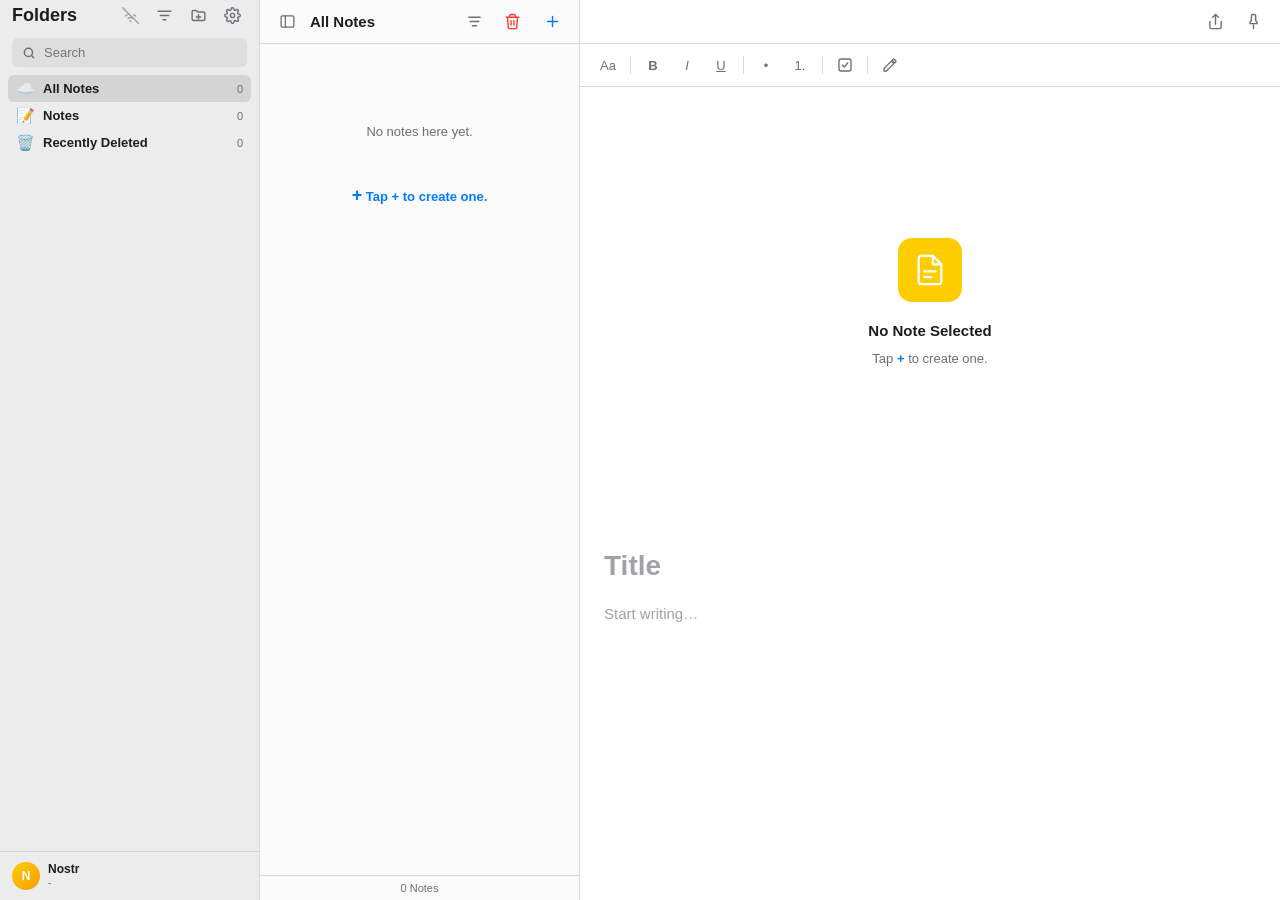
<file: web/index.html>
<!DOCTYPE html>
<html lang="en">
<head>
  <meta charset="UTF-8" />
  <meta name="viewport" content="width=device-width, initial-scale=1.0, viewport-fit=cover" />
  <meta name="theme-color" content="#ffffff" media="(prefers-color-scheme: light)" />
  <meta name="theme-color" content="#1c1c1e" media="(prefers-color-scheme: dark)" />
  <meta name="description" content="BitOS Notes — local-first notes synced via Nostr." />
  <meta name="application-name" content="Notes" />
  <title data-i18n="app.title">Notes</title>

  <!-- PWA -->
  <link rel="manifest" href="./manifest.webmanifest" />
  <link rel="icon" href="./icon.svg" type="image/svg+xml" />
  <link rel="apple-touch-icon" href="./icon.svg" />
  <meta name="mobile-web-app-capable" content="yes" />
  <meta name="apple-mobile-web-app-capable" content="yes" />
  <meta name="apple-mobile-web-app-status-bar-style" content="black-translucent" />
  <meta name="apple-mobile-web-app-title" content="Notes" />

  <link rel="stylesheet" href="./css/app.css?v=37" />
</head>
<body data-theme="light">
  <!-- ============ APP SHELL ============ -->
  <div id="app" class="app" data-view="folders">

    <!-- ===== PANE 1 · FOLDERS SIDEBAR ===== -->
    <aside id="pane-folders" class="pane pane-folders" aria-label="Folders">
      <!-- <div class="titlebar">
        <span class="traffic" style="--c:#FF5F57"></span>
        <span class="traffic" style="--c:#FEBC2E"></span>
        <span class="traffic" style="--c:#28C840"></span>
      </div> -->

      <div class="sidebar-head">
        <h1 class="sidebar-title" data-i18n="folders.title">Folders</h1>
        <div class="sidebar-actions">
          <button id="sync-status" class="icon-btn sync-chip" data-state="offline" title="Sync status" aria-label="Sync status"></button>
          <button id="folder-sort-btn" class="icon-btn" data-i18n-title="folders.sortMenu" title="Sort Folders By" aria-label="Sort folders by" aria-haspopup="true">
            <svg viewBox="0 0 24 24" class="ico"><path d="M3 6h18M6 12h12M10 18h4"/></svg>
          </button>
          <button id="new-folder-btn" class="icon-btn" data-i18n-title="folders.new" title="New folder" aria-label="New folder">
            <svg viewBox="0 0 24 24" class="ico"><path d="M3 7a2 2 0 0 1 2-2h4l2 2h8a2 2 0 0 1 2 2v8a2 2 0 0 1-2 2H5a2 2 0 0 1-2-2z"/><path d="M12 11v6M9 14h6"/></svg>
          </button>
          <button id="settings-btn" class="icon-btn" data-i18n-title="settings.title" title="Settings" aria-label="Settings">
            <svg viewBox="0 0 24 24" class="ico"><circle cx="12" cy="12" r="3"/><path d="M19.4 15a1.65 1.65 0 0 0 .33 1.82l.06.06a2 2 0 1 1-2.83 2.83l-.06-.06a1.65 1.65 0 0 0-1.82-.33 1.65 1.65 0 0 0-1 1.51V21a2 2 0 0 1-4 0v-.09A1.65 1.65 0 0 0 9 19.4a1.65 1.65 0 0 0-1.82.33l-.06.06a2 2 0 1 1-2.83-2.83l.06-.06a1.65 1.65 0 0 0 .33-1.82 1.65 1.65 0 0 0-1.51-1H3a2 2 0 0 1 0-4h.09A1.65 1.65 0 0 0 4.6 9a1.65 1.65 0 0 0-.33-1.82l-.06-.06a2 2 0 1 1 2.83-2.83l.06.06a1.65 1.65 0 0 0 1.82.33H9a1.65 1.65 0 0 0 1-1.51V3a2 2 0 0 1 4 0v.09a1.65 1.65 0 0 0 1 1.51 1.65 1.65 0 0 0 1.82-.33l.06-.06a2 2 0 1 1 2.83 2.83l-.06.06a1.65 1.65 0 0 0-.33 1.82V9a1.65 1.65 0 0 0 1.51 1H21a2 2 0 0 1 0 4h-.09a1.65 1.65 0 0 0-1.51 1z"/></svg>
          </button>
        </div>
      </div>

      <div class="search-wrap">
        <svg class="search-ico" viewBox="0 0 24 24"><circle cx="11" cy="11" r="7"/><path d="m20 20-3-3"/></svg>
        <input id="search-input" type="search" data-i18n-placeholder="folders.search" placeholder="Search" autocomplete="off" />
      </div>

      <nav id="folder-list" class="folder-list scroll" aria-label="Folder list"></nav>

      <div class="account-bar" id="account-bar" role="button" tabindex="0" title="Nostr account">
        <div class="avatar" id="account-avatar">N</div>
        <div class="account-text">
          <div class="account-label" id="account-label" data-i18n="account.icloud">Nostr</div>
          <div class="account-email" id="account-email">—</div>
        </div>
        <span class="nip05-badge hidden" id="account-nip05-badge" title="">
          <svg viewBox="0 0 24 24" class="ico"><path d="M20 6L9 17l-5-5"/></svg>
        </span>
      </div>
    </aside>

    <!-- ===== PANE 2 · NOTES LIST ===== -->
    <section id="pane-list" class="pane pane-list" aria-label="Notes list">
      <header class="list-head">
        <button id="back-folders" class="back-btn mobile-only" aria-label="Back to folders">
          <svg viewBox="0 0 24 24" class="ico"><path d="M15 18l-6-6 6-6"/></svg>
          <span data-i18n="nav.folders">Folders</span>
        </button>
        <button id="toggle-folders-btn" class="icon-btn toggle-folders desktop-only" data-i18n-title="nav.hideSidebar" title="Hide sidebar" aria-label="Hide sidebar">
          <svg viewBox="0 0 24 24" class="ico"><rect x="3" y="4" width="18" height="16" rx="2"/><path d="M9 4v16"/></svg>
        </button>
        <h2 id="folder-title" data-i18n="editor.allNotes"  class="list-title">All Notes</h2>
        <div class="list-actions">
          <button id="sort-btn" class="icon-btn" data-i18n-title="sort.menu" title="Sort By" aria-label="Sort notes" aria-haspopup="true">
            <svg viewBox="0 0 24 24" class="ico"><path d="M4 6h16M6 12h12M9 18h6"/></svg>
          </button>
          <button id="delete-btn" class="icon-btn icon-btn-danger" data-i18n-title="editor.delete" title="Delete" aria-label="Delete">
            <svg viewBox="0 0 24 24" class="ico"><path d="M3 6h18M8 6V4a2 2 0 0 1 2-2h4a2 2 0 0 1 2 2v2M19 6l-1 14a2 2 0 0 1-2 2H8a2 2 0 0 1-2-2L5 6"/><path d="M10 11v6M14 11v6"/></svg>
          </button>
          <button id="new-note-btn" class="icon-btn icon-btn-primary" data-i18n-title="notes.new" title="New note" aria-label="New note">
            <svg viewBox="0 0 24 24" class="ico"><path d="M12 5v14M5 12h14"/></svg>
          </button>
        </div>
      </header>

      <!-- Mobile inline search: lives in the list pane so results stay visible
           while typing. Hidden on desktop (see .list-search in app.css). -->
      <div class="list-search" id="list-search">
        <svg class="search-ico" viewBox="0 0 24 24"><circle cx="11" cy="11" r="7"/><path d="m20 20-3-3"/></svg>
        <input id="list-search-input" type="search" data-i18n-placeholder="folders.search" placeholder="Search" autocomplete="off" enterkeyhint="search" />
        <button class="list-search-clear" id="list-search-clear" type="button" aria-label="Clear search">
          <svg viewBox="0 0 24 24" class="ico"><path d="M18 6 6 18M6 6l12 12"/></svg>
        </button>
      </div>

      <div id="notes-list" class="notes-list scroll"></div>

      <div id="note-count" class="note-count"></div>
    </section>

    <!-- ===== PANE 3 · EDITOR ===== -->
    <section id="pane-editor" class="pane pane-editor" aria-label="Editor">
      <header class="editor-head">

        <button id="back-notes" class="back-btn mobile-only" aria-label="Back to notes">
          <svg viewBox="0 0 24 24" class="ico"><path d="M15 18l-6-6 6-6"/></svg>
          <span data-i18n="nav.notes">Notes</span>
        </button>
        <div class="editor-meta-left">
          <span id="editor-date" class="editor-date"></span>
        </div>
        <div class="editor-actions">
          <button id="format-toggle" class="icon-btn mobile-only" data-i18n-title="editor.format" title="Format" aria-label="Format" aria-pressed="false">
            <svg viewBox="0 0 24 24" class="ico"><path d="M5 5h14M12 5v14M9 19h6"/></svg>
          </button>
          <button id="share-btn" class="icon-btn" data-i18n-title="editor.share" title="Share" aria-label="Share">
            <svg viewBox="0 0 24 24" class="ico"><path d="M4 12v8a2 2 0 0 0 2 2h12a2 2 0 0 0 2-2v-8"/><path d="M16 6l-4-4-4 4"/><path d="M12 2v14"/></svg>
          </button>
          <button id="pin-btn" class="icon-btn" data-i18n-title="editor.pin" title="Pin" aria-label="Pin note">
            <svg viewBox="0 0 24 24" class="ico"><path d="M12 17v5"/><path d="M9 10.7V4a2 2 0 0 1 2-2h2a2 2 0 0 1 2 2v6.7l2 2.3v2H7v-2z"/></svg>
          </button>
        </div>
      </header>

      <!-- formatting toolbar -->
      <div id="toolbar" class="toolbar scroll-x">
        <button class="tool" data-cmd="title" data-i18n-title="editor.title" title="Title style">Aa</button>
        <span class="tool-sep"></span>
        <button class="tool" data-cmd="bold" data-i18n-title="editor.bold" title="Bold"><b>B</b></button>
        <button class="tool" data-cmd="italic" data-i18n-title="editor.italic" title="Italic"><i>I</i></button>
        <button class="tool" data-cmd="underline" data-i18n-title="editor.underline" title="Underline"><u>U</u></button>
        <span class="tool-sep"></span>
        <button class="tool" data-cmd="insertUnorderedList" data-i18n-title="editor.bullet" title="Bulleted list">•</button>
        <button class="tool" data-cmd="insertOrderedList" data-i18n-title="editor.number" title="Numbered list">1.</button>
        <span class="tool-sep"></span>
        <button class="tool" data-cmd="checklist" data-i18n-title="editor.checklist" title="Insert checklist item">
          <svg viewBox="0 0 24 24" class="ico-sm"><rect x="3" y="3" width="18" height="18" rx="3"/><path d="m8 12 3 3 5-6"/></svg>
        </button>
        <span class="tool-sep"></span>
        <button class="tool" data-cmd="draw" data-i18n-title="editor.draw" title="Draw shapes">
          <svg viewBox="0 0 24 24" class="ico-sm"><path d="M3 17.25V21h3.75L17.81 9.94l-3.75-3.75z"/><path d="M20.71 7.04a1 1 0 0 0 0-1.41l-2.34-2.34a1 1 0 0 0-1.41 0l-1.83 1.83 3.75 3.75z"/></svg>
        </button>
      </div>

      <div id="editor-empty" class="editor-empty">
        <button id="editor-empty-create" class="empty-create" type="button">
          <div class="empty-icon">
            <svg viewBox="0 0 24 24"><path d="M14 2H6a2 2 0 0 0-2 2v16a2 2 0 0 0 2 2h12a2 2 0 0 0 2-2V8z"/><path d="M14 2v6h6M8 13h8M8 17h5"/></svg>
          </div>
          <p class="empty-title" data-i18n="editor.emptyTitle">No Note Selected</p>
          <p class="empty-sub"><span data-i18n="editor.emptySub">Tap</span> <span class="plus">+</span> <span data-i18n="editor.emptyCreate">to create one.</span></p>
        </button>
      </div>

      <div id="editor-wrap" class="editor-wrap scroll">
        <div class="editor-paper">
          <h2 id="editor-title" contenteditable="true" data-i18n-placeholder="editor.titlePlaceholder" data-placeholder="Title" class="editor-title-input"></h2>
          <div id="editor-meta" class="editor-meta"></div>
          <div id="editor-body" contenteditable="true" data-i18n-placeholder="editor.bodyPlaceholder" data-placeholder="Start writing…" class="editor-body-input"></div>
        </div>
      </div>
    </section>
  </div>

  <!-- ============ BOTTOM APP BAR (mobile only) ============ -->
  <!-- Persistent thumb-reach nav. Hidden on desktop and when the soft keyboard
       is open. The active view is mirrored via [data-view] to highlight the
       current destination. -->
  <nav id="bottom-bar" class="bottom-bar mobile-only" aria-label="Bottom navigation">
    <button class="bb-btn" data-bb="folders" data-i18n-title="nav.folders" aria-label="Folders">
      <svg viewBox="0 0 24 24" class="ico"><path d="M3 7a2 2 0 0 1 2-2h4l2 2h8a2 2 0 0 1 2 2v8a2 2 0 0 1-2 2H5a2 2 0 0 1-2-2z"/></svg>
      <span data-i18n="nav.folders">Folders</span>
    </button>
    <button class="bb-btn" data-bb="notes" data-i18n-title="nav.notes" aria-label="Notes">
      <svg viewBox="0 0 24 24" class="ico"><path d="M14 2H6a2 2 0 0 0-2 2v16a2 2 0 0 0 2 2h12a2 2 0 0 0 2-2V8z"/><path d="M14 2v6h6M8 13h8M8 17h5"/></svg>
      <span data-i18n="nav.notes">Notes</span>
    </button>
    <button class="bb-btn bb-fab" data-bb="new" data-i18n-title="notes.new" aria-label="New note">
      <svg viewBox="0 0 24 24" class="ico"><path d="M12 5v14M5 12h14"/></svg>
      <span class="sr-only" data-i18n="notes.new">New note</span>
    </button>
    <button class="bb-btn" data-bb="search" data-i18n-title="folders.search" aria-label="Search">
      <svg viewBox="0 0 24 24" class="ico"><circle cx="11" cy="11" r="7"/><path d="m20 20-3-3"/></svg>
      <span data-i18n="folders.search">Search</span>
    </button>
    <button class="bb-btn" data-bb="settings" data-i18n-title="settings.title" aria-label="Settings">
      <svg viewBox="0 0 24 24" class="ico"><circle cx="12" cy="12" r="3"/><path d="M19.4 15a1.65 1.65 0 0 0 .33 1.82l.06.06a2 2 0 1 1-2.83 2.83l-.06-.06a1.65 1.65 0 0 0-1.82-.33 1.65 1.65 0 0 0-1 1.51V21a2 2 0 0 1-4 0v-.09A1.65 1.65 0 0 0 9 19.4a1.65 1.65 0 0 0-1.82.33l-.06.06a2 2 0 1 1-2.83-2.83l.06-.06a1.65 1.65 0 0 0 .33-1.82 1.65 1.65 0 0 0-1.51-1H3a2 2 0 0 1 0-4h.09A1.65 1.65 0 0 0 4.6 9a1.65 1.65 0 0 0-.33-1.82l-.06-.06a2 2 0 1 1 2.83-2.83l.06.06a1.65 1.65 0 0 0 1.82.33H9a1.65 1.65 0 0 0 1-1.51V3a2 2 0 0 1 4 0v.09a1.65 1.65 0 0 0 1 1.51 1.65 1.65 0 0 0 1.82-.33l.06-.06a2 2 0 1 1 2.83 2.83l-.06.06a1.65 1.65 0 0 0-.33 1.82V9a1.65 1.65 0 0 0 1.51 1H21a2 2 0 0 1 0 4h-.09a1.65 1.65 0 0 0-1.51 1z"/></svg>
      <span data-i18n="settings.title">Settings</span>
    </button>
  </nav>

  <!-- ============ SETTINGS MODAL ============ -->
  <div id="settings-modal" class="modal-backdrop hidden" aria-hidden="true" role="dialog" aria-modal="true">
    <div class="modal">
      <header class="modal-head">
        <h3 data-i18n="settings.title">Settings</h3>
        <button id="settings-close" class="icon-btn" aria-label="Close">
          <svg viewBox="0 0 24 24" class="ico"><path d="M18 6 6 18M6 6l12 12"/></svg>
        </button>
      </header>

      <div class="modal-body scroll">
        <!-- Appearance -->
        <section class="settings-section">
          <h4 data-i18n="settings.appearance">Appearance</h4>
          <div class="segmented" role="radiogroup" id="theme-segmented">
            <button data-theme="light" data-i18n="settings.themeLight">Light</button>
            <button data-theme="dark" data-i18n="settings.themeDark">Dark</button>
            <button data-theme="system" data-i18n="settings.themeSystem">System</button>
          </div>

          <!-- Accent color swatches -->
          <div class="accent-row">
            <span class="accent-label" data-i18n="settings.accent">Accent color</span>
            <div class="accent-swatches" id="accent-swatches" role="radiogroup" aria-label="Accent color"></div>
          </div>
        </section>

        <!-- Language -->
        <section class="settings-section">
          <h4 data-i18n="settings.language">Language</h4>
          <div class="lang-select-wrap">
            <select id="lang-select" class="lang-select" aria-label="Language"></select>
            <svg class="lang-select-chevron" viewBox="0 0 24 24" aria-hidden="true"><path d="M6 9l6 6 6-6"/></svg>
          </div>
        </section>

        <!-- Account -->
        <section class="settings-section">
          <h4 data-i18n="settings.account">Nostr Account</h4>
          <p class="section-desc" data-i18n="settings.accountDesc">Connect with an npub for read-only identity, or use nsec when private-key import is ready.</p>

          <!-- Profile card (shown when connected) -->
          <div id="profile-card" class="profile-card hidden">
            <div class="profile-head">
              <div class="avatar lg" id="profile-avatar">N</div>
              <div class="profile-meta">
                <div class="profile-name" id="profile-name">—</div>
                <div class="profile-sub" id="profile-nip05"></div>
                <div class="profile-source" id="profile-source"></div>
              </div>
            </div>
            <p class="profile-about" id="profile-about"></p>

            <!-- Key widget: npub always visible, nsec revealed on demand -->
            <div class="key-row">
              <div class="key-row-label" data-i18n="profile.npub">Public key (npub)</div>
              <div class="key-display">
                <code id="s-npub" class="nsec-value npub-value">—</code>
                <div class="key-actions">
                  <button id="s-copy-npub" class="ghost-btn" data-i18n="account.copy">Copy</button>
                </div>
              </div>
            </div>
            <div class="key-row" id="s-nsec-row">
              <div class="key-row-label" data-i18n="account.revealSection">Private key</div>
              <div class="key-display">
                <code id="s-nsec" class="nsec-value masked">••••••••</code>
                <div class="key-actions">
                  <button id="s-show-nsec" class="ghost-btn" data-i18n="account.show">Show</button>
                  <button id="s-copy-nsec" class="ghost-btn" data-i18n="account.copy">Copy</button>
                  <button id="s-download-nsec" class="ghost-btn" data-i18n="account.download">Download</button>
                </div>
              </div>
            </div>

            <div class="row-actions">
              <button id="profile-edit-btn" class="ghost-btn" data-i18n="profile.edit">Edit profile</button>
              <button id="account-disconnect-btn-2" class="ghost-btn danger" data-i18n="settings.accountDisconnect">Disconnect</button>
            </div>
          </div>

          <!-- Profile editor (toggled by Edit profile) -->
          <div id="profile-editor" class="profile-editor hidden">
            <label class="field">
              <span data-i18n="profile.name">Display name</span>
              <input id="profile-name-input" class="text-input" type="text" data-i18n-placeholder="profile.namePlaceholder" placeholder="Your name" autocomplete="off" />
            </label>
            <label class="field">
              <span data-i18n="profile.about">About</span>
              <textarea id="profile-about-input" class="text-input" rows="2" data-i18n-placeholder="profile.aboutPlaceholder" placeholder="A short bio"></textarea>
            </label>
            <label class="field">
              <span data-i18n="profile.picture">Picture URL</span>
              <input id="profile-picture-input" class="text-input" type="url" placeholder="https://…" autocomplete="off" />
            </label>
            <label class="field">
              <span data-i18n="profile.nip05">NIP-05 handle</span>
              <input id="profile-nip05-input" class="text-input" type="text" data-i18n-placeholder="profile.nip05Placeholder" placeholder="name@domain.com" autocomplete="off" />
            </label>
            <div class="row-actions">
              <button id="profile-cancel-btn" class="ghost-btn" data-i18n="dialog.cancel">Cancel</button>
              <button id="profile-save-btn" class="ghost-btn" data-i18n="profile.save">Save</button>
              <button id="profile-publish-btn" class="btn-primary" data-i18n="profile.publish">Publish to Nostr</button>
            </div>
          </div>

          <!-- Inline connect form (shown when NOT connected / power users) -->
          <div class="account-form" id="account-form">
            <input id="account-input" class="text-input" type="text" data-i18n-placeholder="settings.accountPlaceholder" placeholder="npub1... or nsec1..." autocomplete="off" />
            <button id="account-connect-btn" class="ghost-btn" data-i18n="settings.accountConnect">Connect</button>
            <button id="account-nip07-btn" class="ghost-btn" data-i18n="settings.accountNip07">Use Wallet</button>
          </div>
          <div class="row-actions" id="account-row-actions">
            <button id="account-setup-btn" class="ghost-btn" data-i18n="settings.accountSetup">Set up account…</button>
            <button id="account-disconnect-btn" class="ghost-btn danger hidden" data-i18n="settings.accountDisconnect">Disconnect</button>
          </div>
          <div id="account-status" class="account-status"></div>
        </section>

        <!-- Relays -->
        <section class="settings-section">
          <div class="section-head">
            <h4 data-i18n="settings.relays">Nostr Relays</h4>
            <button id="add-relay-btn" class="ghost-btn" data-i18n="relays.add">+ Add</button>
          </div>
          <p class="section-desc" data-i18n="settings.relaysDesc">Sync your notes via Nostr relays. Add 2–3 for reliability.</p>
          <div id="relay-list" class="relay-list"></div>
        </section>

        <!-- Data -->
        <section class="settings-section">
          <h4 data-i18n="settings.data">Data</h4>
          <div class="row-actions">
            <button id="export-btn" class="ghost-btn" data-i18n="settings.export">Export notes (.json)</button>
            <button id="import-btn" class="ghost-btn" data-i18n="settings.import">Import</button>
            <input id="import-file" type="file" accept=".json" hidden />
            <button id="reset-btn" class="ghost-btn danger" data-i18n="settings.reset">Reset all data</button>
          </div>
        </section>

        <!-- About -->
        <section class="settings-section">
          <h4 data-i18n="about.title">About</h4>
          <div class="about-card">
            <div class="about-app">
              <div class="about-name">BitOS Notes</div>
              <div class="about-version" id="about-version">v0.2</div>
            </div>
            <p class="about-tagline" data-i18n="about.tagline">Local-first notes with Nostr sync. Your data lives on your device — Nostr is just the transport.</p>
            <div class="about-links">
              <a href="https://github.com/bitoslabs/bitos-notes" target="_blank" rel="noopener" class="ghost-btn" data-i18n="about.source">Source code ↗</a>
              <a href="https://github.com/bitoslabs/bitos-notes/issues" target="_blank" rel="noopener" class="ghost-btn" data-i18n="about.issues">Report issue ↗</a>
              <a href="https://github.com/nostr-protocol/nips" target="_blank" rel="noopener" class="ghost-btn" data-i18n="about.nostr">Nostr protocol ↗</a>
              <button id="force-update-btn" type="button" class="ghost-btn" data-i18n="settings.forceUpdate">Force update</button>
            </div>
            <p class="about-build" id="about-build"></p>
          </div>
        </section>
      </div>
    </div>
  </div>

  <!-- ============ TOAST ============ -->
  <div id="toast" class="toast" role="status" aria-live="polite"></div>

  <!-- ============ POPUP MENU (shared) ============ -->
  <div id="popup-menu" class="popup-menu hidden" role="menu" aria-hidden="true"></div>

  <!-- ============ DIALOG (confirm / alert / prompt, settings-style) ============ -->
  <div id="dialog-backdrop" class="modal-backdrop hidden" aria-hidden="true" role="dialog" aria-modal="true">
    <div id="dialog" class="dialog">
      <div id="dialog-icon" class="dialog-icon"></div>
      <h3 id="dialog-title" class="dialog-title"></h3>
      <p id="dialog-message" class="dialog-message"></p>
      <p id="dialog-detail" class="dialog-detail"></p>
      <div id="dialog-input-wrap" class="dialog-input-wrap hidden">
        <input id="dialog-input" class="text-input" type="text" autocomplete="off" spellcheck="false" />
        <div id="dialog-input-error" class="dialog-input-error hidden"></div>
      </div>
      <div id="dialog-actions" class="dialog-actions">
        <button id="dialog-cancel" class="btn-secondary"></button>
        <button id="dialog-ok" class="btn-primary"></button>
      </div>
    </div>
  </div>

  <!-- ============ ACCOUNT SETUP / BACKUP MODAL ============ -->
  <div id="account-modal" class="modal-backdrop hidden" aria-hidden="true" role="dialog" aria-modal="true">
    <div class="modal account-modal">
      <header class="modal-head">
        <h3 id="account-modal-title" data-i18n="account.setupTitle">Set up Nostr account</h3>
        <button id="account-modal-close" class="icon-btn" aria-label="Close">
          <svg viewBox="0 0 24 24" class="ico"><path d="M18 6 6 18M6 6l12 12"/></svg>
        </button>
      </header>

      <div class="modal-body scroll">
        <!-- Step 0: already connected — show profile + keys -->
        <section class="settings-section hidden" data-step="connected">
          <!-- Profile card -->
          <div class="account-connected-card">
            <div class="avatar lg" id="ac-avatar">N</div>
            <div class="ac-meta">
              <div class="ac-name" id="ac-name">—</div>
              <div class="ac-sub" id="ac-nip05"></div>
              <div class="ac-source" id="ac-source"></div>
            </div>
          </div>

          <!-- Public key (always visible — it's public) -->
          <div class="key-row">
            <div class="key-row-label" data-i18n="profile.npub">Public key (npub)</div>
            <div class="key-display">
              <code id="ac-npub" class="nsec-value npub-value">—</code>
              <div class="key-actions">
                <button id="ac-copy-npub" class="ghost-btn" data-i18n="account.copy">Copy</button>
              </div>
            </div>
          </div>

          <!-- Private key (hidden until revealed — nsec accounts only) -->
          <div id="ac-reveal-section" class="reveal-section hidden">
            <div class="key-row-label" data-i18n="account.revealSection">Private key</div>
            <div class="key-display">
              <code id="ac-reveal-nsec" class="nsec-value"></code>
              <div class="key-actions">
                <button id="ac-copy-nsec" class="ghost-btn" data-i18n="account.copy">Copy</button>
                <button id="ac-download-nsec" class="ghost-btn" data-i18n="account.download">Download</button>
                <button id="ac-show-toggle" class="ghost-btn" data-i18n="account.hide">Hide</button>
              </div>
            </div>
          </div>

          <div class="row-actions">
            <button id="ac-edit-profile" class="ghost-btn" data-i18n="account.editProfile">Edit profile</button>
            <button id="ac-reveal-btn" class="ghost-btn" data-i18n="profile.revealNsec">Reveal private key</button>
            <button id="ac-disconnect" class="ghost-btn danger" data-i18n="settings.accountDisconnect">Disconnect</button>
          </div>
        </section>

        <!-- Step 1: choose how to set up -->
        <section class="settings-section" data-step="choose">
          <!-- Current account banner (shown when already connected) -->
          <div id="ac-choose-banner" class="ac-choose-banner hidden">
            <div class="ac-banner-head">
              <div class="avatar" id="ac-banner-avatar">N</div>
              <div class="ac-banner-meta">
                <div class="ac-banner-name" id="ac-banner-name">—</div>
                <div class="ac-banner-status" id="ac-banner-status"></div>
              </div>
            </div>
            <div class="ac-banner-keys">
              <div class="key-row">
                <div class="key-row-label" data-i18n="profile.npub">Public key (npub)</div>
                <div class="key-display">
                  <code id="ac-banner-npub" class="nsec-value npub-value">—</code>
                  <div class="key-actions">
                    <button id="ac-banner-copy-npub" class="ghost-btn" data-i18n="account.copy">Copy</button>
                  </div>
                </div>
              </div>
              <div class="key-row" id="ac-banner-nsec-row">
                <div class="key-row-label" data-i18n="account.revealSection">Private key</div>
                <div class="key-display">
                  <code id="ac-banner-nsec" class="nsec-value masked">••••••••</code>
                  <div class="key-actions">
                    <button id="ac-banner-show-nsec" class="ghost-btn" data-i18n="account.show">Show</button>
                    <button id="ac-banner-copy-nsec" class="ghost-btn" data-i18n="account.copy">Copy</button>
                  </div>
                </div>
              </div>
            </div>
          </div>

          <h4 data-i18n="account.choose">Choose how to start</h4>
          <p class="section-desc" data-i18n="account.chooseDesc">A Nostr account is just a key pair — no email, no signup. Your private key (nsec) IS your account, so keep it safe and never share it.</p>
          <div class="setup-options">
            <button class="setup-option" data-account-action="create">
              <div class="setup-opt-icon">✨</div>
              <div class="setup-opt-text">
                <div class="setup-opt-title" data-i18n="account.create">Create new key</div>
                <div class="setup-opt-sub" data-i18n="account.createDesc">Generate a fresh Nostr identity</div>
              </div>
            </button>
            <button class="setup-option" data-account-action="import">
              <div class="setup-opt-icon">🔑</div>
              <div class="setup-opt-text">
                <div class="setup-opt-title" data-i18n="account.import">Import existing key</div>
                <div class="setup-opt-sub" data-i18n="account.importDesc">Paste an nsec1… you already own</div>
              </div>
            </button>
            <button class="setup-option" data-account-action="nip07">
              <div class="setup-opt-icon">🦊</div>
              <div class="setup-opt-text">
                <div class="setup-opt-title" data-i18n="account.nip07">Use Nostr wallet</div>
                <div class="setup-opt-sub" data-i18n="account.nip07Desc">Alby / nos2x / amethyst extension</div>
              </div>
            </button>
          </div>
        </section>

        <!-- Step 2a: create — show generated key, require backup confirm -->
        <section class="settings-section hidden" data-step="create">
          <h4 data-i18n="account.backupTitle">Back up your private key</h4>
          <p class="section-desc" data-i18n="account.backupDesc">This is the <strong>only</strong> time we show this key. Copy it somewhere safe — if you lose it, your account and any synced notes are gone forever.</p>
          <div class="key-display">
            <code id="account-generated-nsec" class="nsec-value"></code>
            <div class="key-actions">
              <button id="account-copy-nsec" class="ghost-btn" data-i18n="account.copy">Copy</button>
              <button id="account-download-nsec" class="ghost-btn" data-i18n="account.download">Download</button>
              <button id="account-show-toggle" class="ghost-btn" data-i18n="account.hide">Hide</button>
            </div>
          </div>
          <label class="backup-confirm">
            <input type="checkbox" id="account-saved-toggle" />
            <span data-i18n="account.savedAck">I've saved my key in a secure location</span>
          </label>
          <div class="row-actions">
            <button id="account-back-to-choose" class="ghost-btn" data-i18n="account.back">← Back</button>
            <button id="account-finish-create" class="btn-primary" disabled data-i18n="account.finish">Finish</button>
          </div>
        </section>

        <!-- Step 2b: import nsec -->
        <section class="settings-section hidden" data-step="import">
          <h4 data-i18n="account.importTitle">Import your private key</h4>
          <p class="section-desc" data-i18n="account.importDescLong">Paste your <code>nsec1…</code> key. It will be stored locally on this device only.</p>
          <input id="account-import-input" class="text-input" type="password" autocomplete="off" spellcheck="false"
                 data-i18n-placeholder="account.importPlaceholder" placeholder="nsec1…" />
          <div id="account-import-error" class="dialog-input-error hidden"></div>
          <div class="row-actions">
            <button id="account-back-to-choose-2" class="ghost-btn" data-i18n="account.back">← Back</button>
            <button id="account-finish-import" class="btn-primary" data-i18n="account.importFinish">Import</button>
          </div>
        </section>
      </div>
    </div>
  </div>

  <script type="module" src="./js/app.js?v=29"></script>
</body>
</html>
</file>
<file: web/css/app.css>
/* ============================================================
   app.css — bitos Notes
   Design tokens (CSS vars) + Apple-faithful styling.
   Theming: [data-theme="light|dark"] on <body>.
   Layout: CSS Grid → responsive 3-pane → mobile stack.
   ============================================================ */

/* ---- Design tokens : LIGHT (default) ---- */
:root {
  --font-sans: -apple-system, BlinkMacSystemFont, "SF Pro Text", "SF Pro Display",
               "Segoe UI", Roboto, "Helvetica Neue", Arial, sans-serif;
  /* Lao-script face, injected by core/fonts.js only when locale = lo. */
  --font-lao: "Chanthavong", var(--font-sans);

  --notes-yellow: #FFCC00;
  --notes-yellow-soft: #FFE680;
  --notes-blue: #007AFF;
  --notes-red: #FF3B30;
  --notes-green: #34C759;

  --bg-app: #e8e8e8;
  --bg-window: #ffffff;
  --bg-sidebar: #ececec;
  --bg-list: #fbfbfb;
  --bg-elevated: #ffffff;

  --text-primary: #1d1d1f;
  --text-secondary: #6e6e73;
  --text-tertiary: #a1a1a6;

  --divider: #d8d8d8;
  --hover: rgba(0, 0, 0, 0.06);
  --active: rgba(0, 0, 0, 0.10);
  --selection: rgba(255, 204, 0, 0.28);
  --selection-strong: rgba(255, 204, 0, 0.42);

  --scroll-thumb: rgba(0, 0, 0, 0.22);

  --radius-sm: 6px;
  --radius-md: 10px;
  --radius-lg: 14px;

  --shadow-modal: 0 25px 60px -10px rgba(0, 0, 0, 0.35), 0 8px 20px -8px rgba(0, 0, 0, 0.2);
  --shadow-toast: 0 8px 24px rgba(0, 0, 0, 0.18);

  --sidebar-w: 260px;
  --list-w: 320px;

  --pane-ease: cubic-bezier(0.4, 0, 0.2, 1);
}

/* ---- DARK ---- */
[data-theme="dark"] {
  --bg-app: #000000;
  --bg-window: #1c1c1e;
  --bg-sidebar: #2a2a2a;
  --bg-list: #1c1c1e;
  --bg-elevated: #2c2c2e;

  --text-primary: #f5f5f7;
  --text-secondary: #a1a1a6;
  --text-tertiary: #6e6e73;

  --divider: #3a3a3a;
  --hover: rgba(255, 255, 255, 0.08);
  --active: rgba(255, 255, 255, 0.12);
  --selection: rgba(255, 204, 0, 0.18);
  --selection-strong: rgba(255, 204, 0, 0.28);

  --scroll-thumb: rgba(255, 255, 255, 0.22);

  --shadow-modal: 0 25px 60px -10px rgba(0, 0, 0, 0.7), 0 8px 20px -8px rgba(0, 0, 0, 0.5);
}

/* ---- Reset ---- */
* { box-sizing: border-box; margin: 0; padding: 0; }
html, body {
  height: 100%;
  max-width: 100%;
  overflow-x: hidden;
  overflow-x: clip;
  overscroll-behavior-y: auto;
  -webkit-text-size-adjust: 100%;
  text-size-adjust: 100%;
}
body {
  font-family: var(--font-sans);
  background: var(--bg-app);
  color: var(--text-primary);
  -webkit-font-smoothing: antialiased;
  -moz-osx-font-smoothing: grayscale;
  user-select: none;
  overflow: hidden;
}

/* Lao locale gets the Chanthavong face for the whole UI. Latin glyphs fall
   back to the system sans if the Lao face doesn't cover them. */
html[lang="lo"] body { font-family: var(--font-lao); }

/* Re-enable text selection on content users actually need to read/copy:
   the editor, modal text, profile/about copy, and all form fields. The
   global body:none keeps the app chrome (sidebar, list, buttons) feeling
   "native" and click-y rather than web-y. */
[contenteditable],
.modal-body,
.text-input, textarea, input, code,
.profile-about, .about-tagline, .about-build, .about-card,
.nsec-value:not(.masked),
.profile-name, .ac-name, .ac-banner-name,
.account-status {
  user-select: text;
  -webkit-user-select: text;
}

/* Utility — the modal/empty-state toggle this */
.hidden { display: none !important; }
button { font: inherit; color: inherit; background: none; border: none; cursor: pointer; }
input { font: inherit; color: inherit; }
svg { width: 100%; height: 100%; }
.ico { width: 17px; height: 17px; fill: none; stroke: currentColor; stroke-width: 2; stroke-linecap: round; stroke-linejoin: round; }
.ico-sm { width: 16px; height: 16px; fill: none; stroke: currentColor; stroke-width: 2; stroke-linecap: round; stroke-linejoin: round; }

/* RTL flip */
[dir="rtl"] .back-btn .ico { transform: scaleX(-1); }

/* ---- Scrollbars ---- */
.scroll { overflow-x: hidden; overflow-y: auto; }
.scroll-x { overflow-x: auto; overflow-y: hidden; }
.scroll::-webkit-scrollbar, .scroll-x::-webkit-scrollbar { width: 8px; height: 8px; }
.scroll::-webkit-scrollbar-thumb, .scroll-x::-webkit-scrollbar-thumb { background: var(--scroll-thumb); border-radius: 8px; }
.scroll::-webkit-scrollbar-track, .scroll-x::-webkit-scrollbar-track { background: transparent; }
.scroll { scrollbar-width: thin; scrollbar-color: var(--scroll-thumb) transparent; }

/* ---- App shell ---- */
.app {
  display: grid;
  grid-template-columns: var(--sidebar-w) var(--list-w) 1fr;
  width: 100%;
  height: 100vh;
  height: 100dvh;
  overflow: hidden;
  background: var(--bg-window);
  transition: grid-template-columns 0.28s var(--pane-ease);
}
.pane { display: flex; flex-direction: column; min-width: 0; overflow: hidden; }

.pane-folders { background: var(--bg-sidebar); border-right: 1px solid var(--divider); }
.pane-list    { background: var(--bg-list);    border-right: 1px solid var(--divider); }
.pane-editor  { background: var(--bg-window); }

/* ---- Sidebar toggle (desktop only) ---- */
/* Collapsing the folders pane: drop its grid column to 0 and slide it off,
   macOS Notes style. The pane itself is told to stop painting once collapsed
   so its content never reflows into zero width. */
.app.hide-folders { grid-template-columns: 0 var(--list-w) 1fr; }
.app.hide-folders .pane-folders {
  width: 0; border-right: 0; opacity: 0; pointer-events: none;
}
.pane-folders { transition: opacity 0.2s var(--pane-ease); }

.toggle-folders { flex-shrink: 0; }
.toggle-folders .ico { width: 17px; height: 17px; fill: none; stroke: currentColor; stroke-width: 1.8; stroke-linecap: round; stroke-linejoin: round; }

/* ---- Titlebar ---- */
.titlebar { height: 44px; display: flex; align-items: center; padding: 0 16px; gap: 8px; }
.traffic { width: 12px; height: 12px; border-radius: 50%; background: var(--c); }

/* ---- Sidebar head ---- */
.sidebar-head { display: flex; align-items: center; justify-content: space-between; padding: 0 12px 8px; }
.sidebar-title { font-size: 18px; font-weight: 700; }
.sidebar-actions { display: flex; gap: 4px; }
.icon-btn {
  width: 30px; height: 30px;
  display: grid; place-items: center;
  border-radius: var(--radius-sm);
  color: var(--text-secondary);
  transition: background 0.12s;
}
.icon-btn:hover { background: var(--hover); }
.icon-btn:active { background: var(--active); }
.icon-btn-primary { color: var(--notes-blue); }
.icon-btn-danger { color: var(--notes-red); }

/* ---- Search ---- */
.search-wrap { position: relative; padding: 0 12px; margin-bottom: 8px; }
.search-ico {
  position: absolute; left: 22px; top: 50%; transform: translateY(-50%);
  width: 14px; height: 14px; pointer-events: none;
  fill: none; stroke: var(--text-secondary); stroke-width: 2.5; stroke-linecap: round;
}
[dir="rtl"] .search-ico { left: auto; right: 22px; }
.search-wrap input {
  width: 100%;
  background: var(--hover);
  border: none; border-radius: var(--radius-sm);
  padding: 7px 12px 7px 32px;
  font-size: 13px;
}
[dir="rtl"] .search-wrap input { padding: 7px 32px 7px 12px; }
.search-wrap input:focus { outline: 2px solid rgba(var(--notes-blue-rgb), 0.4); }
.search-wrap input::-webkit-search-cancel-button { -webkit-appearance: none; }

/* ---- Folder list ---- */
.folder-list { flex: 1; padding: 0 8px 8px; }
.folder-row {
  width: 100%; display: flex; align-items: center; gap: 8px;
  padding: 6px 8px; border-radius: var(--radius-sm);
  font-size: 13px; text-align: start; cursor: pointer;
  transition: background 0.1s;
}
.folder-row:hover { background: var(--hover); }
.folder-row.active { background: var(--active); }
.folder-row .emoji { font-size: 15px; line-height: 1; }
.folder-row .name { flex: 1; overflow: hidden; text-overflow: ellipsis; white-space: nowrap; }
.folder-row.system .name { font-weight: 600; }
.folder-row .count { font-size: 11px; color: var(--text-secondary); }

/* ---- Account bar ---- */
.account-bar {
  cursor: pointer; transition: background 0.12s;
  border-top: 1px solid var(--divider);
  padding: 10px 12px;
  display: flex; align-items: center; gap: 8px;
}
.avatar {
  width: 28px; height: 28px; border-radius: 50%;
  background: linear-gradient(135deg, var(--notes-yellow), #f59e0b);
  color: white; font-weight: 700; font-size: 12px;
  display: grid; place-items: center;
}
.account-text { line-height: 1.25; min-width: 0; }
.account-label { font-size: 12px; font-weight: 600; }
.account-email { font-size: 10px; color: var(--text-secondary); overflow: hidden; text-overflow: ellipsis; white-space: nowrap; }

/* ---- List head ---- */
.list-head, .editor-head {
  height: 44px;
  display: flex; align-items: center; justify-content: space-between;
  padding: 0 12px; gap: 8px;
  border-bottom: 1px solid var(--divider);
}
.list-title { font-size: 15px; font-weight: 700; flex: 1; overflow: hidden; text-overflow: ellipsis; white-space: nowrap; }
.list-actions { display: flex; align-items: center; gap: 8px; }
.list-actions .icon-btn-danger { margin-inline-end: 2px; }
.editor-meta-left { flex: 1; }
.editor-date { font-size: 12px; color: var(--text-secondary); }
.editor-actions { display: flex; align-items: center; gap: 8px; }

/* ---- Back button (mobile) ---- */
.back-btn {
  display: none;
  align-items: center; gap: 2px;
  color: var(--notes-blue); font-size: 14px;
}
.back-btn .ico { width: 16px; height: 16px; stroke-width: 2.5; }

/* ---- Notes list ---- */
.notes-list { flex: 1; min-width: 0; width: 100%; overflow-x: hidden; touch-action: pan-y; }
.note-card {
  position: relative;
  width: 100%; text-align: start;
  padding: 9px 16px;
  border-bottom: 1px solid var(--divider);
  transition: background 0.1s;
}
.note-card:hover { background: var(--hover); }
.note-card.active { background: var(--selection); }
.note-card.active:hover { background: var(--selection-strong); }
.note-card .nc-title { font-size: 14px; font-weight: 600; display: flex; align-items: center; gap: 5px; }
.note-card .nc-pin {
  width: 11px; height: 11px; flex-shrink: 0;
  fill: var(--notes-yellow); stroke: none;
}
.note-card .nc-title-text { flex: 1; min-width: 0; overflow: hidden; text-overflow: ellipsis; white-space: nowrap; }
.note-card .nc-preview { font-size: 12px; color: var(--text-secondary); margin-top: 2px; overflow: hidden; text-overflow: ellipsis; white-space: nowrap; }
.note-card .nc-date { font-size: 11px; color: var(--text-tertiary); margin-top: 3px; }
.notes-empty { padding: 40px 16px; text-align: center; font-size: 13px; color: var(--text-secondary); }
.list-section { padding: 12px 16px 4px; font-size: 11px; font-weight: 700; text-transform: uppercase; letter-spacing: 0.05em; color: var(--text-secondary); }
.notes-list > .list-section:first-child { padding-top: 4px; }     /* avoid double top padding when the list opens with a section header */
.note-count { text-align: center; font-size: 11px; color: var(--text-secondary); padding: 6px; border-top: 1px solid var(--divider); }

/* ---- Inline per-note action trigger (mobile-friendly) ----
   A small "…" button inside each row that opens the note actions sheet.
   Always visible on touch, revealed on hover for pointer devices. */
.note-card .nc-menu {
  position: absolute;
  inset-inline-end: 4px;
  top: 50%;
  transform: translateY(-50%);
  width: 36px; height: 36px;
  display: grid; place-items: center;
  border-radius: var(--radius-sm);
  color: var(--text-secondary);
  opacity: 0;
  transition: opacity 0.12s, background 0.12s, color 0.12s;
}
.note-card .nc-menu .ico { width: 18px; height: 18px; fill: currentColor; stroke: none; }
.note-card .nc-menu:hover { background: var(--active); color: var(--text-primary); }
.note-card .nc-menu:active { background: var(--active); }
@media (hover: hover) and (pointer: fine) {
  .note-card:hover .nc-menu,
  .note-card:focus-within .nc-menu { opacity: 1; }
}
@media (hover: none), (pointer: coarse) {
  /* Touch devices get a permanently visible trigger (no sticky hover). */
  .note-card .nc-menu { opacity: 1; }
  /* Keep title/preview clear of the trigger. */
  .note-card .nc-title,
  .note-card .nc-preview,
  .note-card .nc-date { padding-inline-end: 34px; }
}

/* Clickable empty states — quick-create affordance */
.notes-empty-create {
  display: flex; flex-direction: column; align-items: center; gap: 6px;
  width: 100%; padding: 40px 16px;
  color: var(--text-secondary); text-align: center;
  font-size: 13px; border-radius: var(--radius-md);
  transition: background 0.12s;
}
.notes-empty-create:hover { background: var(--hover); }
.notes-empty-create:active { background: var(--active); }
.notes-empty-create .notes-empty-hint { color: var(--notes-blue); font-weight: 600; }
.notes-empty-create .plus { font-size: 18px; font-weight: 700; }

.empty-create {
  display: flex; flex-direction: column; align-items: center; gap: 8px;
  padding: 24px; cursor: pointer; border-radius: var(--radius-lg);
  transition: background 0.12s, transform 0.12s;
}
.empty-create:hover { background: var(--hover); transform: translateY(-2px); }
.empty-create:active { transform: translateY(0); }

/* ---- Toolbar ---- */
.toolbar { display: flex; align-items: center; gap: 2px; padding: 6px 12px; border-bottom: 1px solid var(--divider); color: var(--text-secondary); }
.tool { min-width: 32px; height: 30px; padding: 0 8px; border-radius: var(--radius-sm); font-size: 13px; display: inline-flex; align-items: center; justify-content: center; }
.tool:hover { background: var(--hover); color: var(--text-primary); }
.tool-sep { width: 1px; height: 18px; background: var(--divider); margin: 0 4px; flex-shrink: 0; }

/* ---- Editor ---- */
.editor-empty { flex: 1; display: grid; place-items: center; text-align: center; color: var(--text-secondary); padding: 24px; }
.empty-icon { width: 64px; height: 64px; margin: 0 auto 12px; border-radius: var(--radius-lg); background: var(--notes-yellow); display: grid; place-items: center; }
.empty-icon svg { width: 34px; height: 34px; fill: none; stroke: white; stroke-width: 1.6; stroke-linecap: round; stroke-linejoin: round; }
.empty-title { font-size: 15px; font-weight: 600; color: var(--text-primary); }
.empty-sub { font-size: 13px; margin-top: 4px; }
.empty-sub .plus { color: var(--notes-blue); font-weight: 700; }

.editor-wrap { flex: 1; min-width: 0; width: 100%; overflow-x: hidden; touch-action: pan-y; }
.editor-paper { width: 100%; max-width: 720px; min-width: 0; margin: 0 auto; padding: 32px 24px 80px; overflow-wrap: anywhere; }
.editor-title-input { max-width: 100%; font-size: 28px; font-weight: 700; margin-bottom: 8px; outline: none; overflow-wrap: anywhere; word-break: break-word; }
.editor-meta { font-size: 12px; color: var(--text-secondary); margin-bottom: 20px; }
.editor-body-input { max-width: 100%; font-size: 15px; line-height: 1.6; outline: none; min-height: 50vh; overflow-wrap: anywhere; word-break: break-word; }
.editor-body-input p { margin-bottom: 0.5em; }
.editor-body-input pre { max-width: 100%; white-space: pre-wrap; overflow-wrap: anywhere; }
.editor-body-input img, .editor-body-input video, .editor-body-input canvas { max-width: 100%; height: auto; }
.editor-body-input table { width: 100%; max-width: 100%; table-layout: fixed; }
[contenteditable][data-placeholder]:empty::before { content: attr(data-placeholder); color: var(--text-tertiary); pointer-events: none; }
[contenteditable]:focus { outline: none; }

/* checklist inside editor */
.editor-body-input .checklist-block { margin: 2px 0; }
.editor-body-input .check-item { display: flex; align-items: center; gap: 8px; margin: 2px 0; min-height: 24px; }
.editor-body-input .check-item input[type=checkbox] { appearance: none; width: 18px; height: 18px; border-radius: 5px; border: 2px solid #c7c7cc; position: relative; flex-shrink: 0; margin-top: 2px; }
.editor-body-input .check-item input[type=checkbox]:checked { background: var(--notes-blue); border-color: var(--notes-blue); }
.editor-body-input .check-item input[type=checkbox]:checked::after { content: ""; position: absolute; left: 4px; top: 1px; width: 5px; height: 9px; border: solid white; border-width: 0 2px 2px 0; transform: rotate(45deg); }
.editor-body-input .check-label { flex: 1; min-width: 0; border: 0; outline: 0; background: transparent; color: var(--text-primary); font: inherit; line-height: inherit; padding: 0; }
.editor-body-input .check-label.is-done { text-decoration: line-through; color: var(--text-secondary); }

/* ---- Settings modal ---- */
.modal-backdrop {
  position: fixed;
  left: var(--viewport-left, 0px);
  top: var(--viewport-top, 0px);
  width: var(--viewport-width, 100vw);
  height: var(--viewport-height, 100vh);
  background: rgba(0, 0, 0, 0.4);
  backdrop-filter: blur(4px);
  display: flex;
  align-items: center;
  justify-content: center;
  padding: 16px;
  overflow: hidden;
  z-index: 100;
  animation: fade 0.18s ease;
}
.modal-backdrop.hidden { display: none; }
.modal {
  width: min(540px, calc(var(--viewport-width, 100vw) - 32px));
  max-height: calc(100vh - 32px);
  max-height: calc(var(--viewport-height, 100dvh) - 32px);
  background: var(--bg-elevated);
  border-radius: var(--radius-lg);
  box-shadow: var(--shadow-modal);
  display: flex; flex-direction: column;
  overflow: hidden;
  animation: pop 0.2s var(--pane-ease);
}
@keyframes fade { from { opacity: 0; } }
@keyframes pop { from { opacity: 0; } }
.modal-head { display: flex; align-items: center; justify-content: space-between; padding: 14px 16px; border-bottom: 1px solid var(--divider); }
.modal-head h3 { font-size: 16px; font-weight: 700; }
.modal-body { padding: 8px 16px 20px; }

.settings-section { padding: 12px 0; border-bottom: 1px solid var(--divider); }
.settings-section:last-of-type { border-bottom: none; }
.settings-section h4 { font-size: 13px; font-weight: 700; margin-bottom: 8px; }
.section-head { display: flex; align-items: center; justify-content: space-between; margin-bottom: 8px; }
.section-head h4 { margin-bottom: 0; }
.section-desc { font-size: 12px; color: var(--text-secondary); margin-bottom: 10px; }

/* Segmented control */
.segmented { display: inline-flex; background: var(--hover); border-radius: var(--radius-sm); padding: 2px; gap: 2px; }
.segmented.wrap { flex-wrap: wrap; }
.segmented button { padding: 6px 14px; border-radius: 5px; font-size: 13px; font-weight: 500; color: var(--text-secondary); transition: background 0.12s, color 0.12s; white-space: nowrap; }
.segmented button.active { background: var(--text-primary); color: var(--bg-window); font-weight: 600; }

/* Accent color picker */
.accent-row { display: flex; align-items: center; justify-content: space-between; gap: 12px; margin-top: 14px; }
.accent-label { font-size: 13px; color: var(--text-secondary); }
.accent-swatches { display: flex; gap: 10px; flex-wrap: wrap; }
.accent-swatch {
  width: 26px; height: 26px; border-radius: 50%;
  border: 2px solid transparent; cursor: pointer; padding: 0;
  background: var(--swatch);                                 /* the preset color, set inline */
  box-shadow: inset 0 0 0 2px var(--bg-window);              /* inner ring so it reads on any bg */
  transition: transform 0.12s, border-color 0.12s;
}
.accent-swatch:hover { transform: scale(1.12); }
.accent-swatch.active { border-color: var(--text-primary); transform: scale(1.12); }
.accent-swatch.active::after {                              /* check mark */
  content: ""; display: block; width: 100%; height: 100%;
  background: url("data:image/svg+xml,%3Csvg xmlns='http://www.w3.org/2000/svg' viewBox='0 0 24 24' fill='none' stroke='white' stroke-width='3.5' stroke-linecap='round' stroke-linejoin='round'%3E%3Cpath d='M5 12l5 5L20 7'/%3E%3C/svg%3E") center / 16px no-repeat;
}
@media (prefers-reduced-motion: reduce) { .accent-swatch:hover, .accent-swatch.active { transform: none; } }

/* Language select */
.lang-select-wrap { position: relative; display: inline-flex; align-items: center; width: 100%; max-width: 280px; }
.lang-select {
  appearance: none; -webkit-appearance: none;
  width: 100%;
  padding: 9px 36px 9px 12px;
  font-size: 13px; font-weight: 500;
  color: var(--text-primary);
  background: var(--bg-list);
  border: 1px solid var(--divider);
  border-radius: var(--radius-sm);
  cursor: pointer;
  transition: border-color 0.12s, box-shadow 0.12s;
}
.lang-select:hover { border-color: var(--text-secondary); }
.lang-select:focus { outline: none; border-color: var(--notes-blue); box-shadow: 0 0 0 3px var(--notes-blue-glow); }
.lang-select option { padding: 8px; color: var(--text-primary); background: var(--bg-list); }
.lang-select-chevron {
  position: absolute; right: 10px; top: 50%; transform: translateY(-50%);
  width: 16px; height: 16px; pointer-events: none;
  color: var(--text-secondary);
}

/* Relays */
.relay-list { display: flex; flex-direction: column; gap: 6px; }
.relay-row {
  display: flex; align-items: center; gap: 8px;
  padding: 9px 10px;
  background: var(--bg-list); border-radius: var(--radius-sm);
  border: 1px solid var(--divider);
}
.relay-status { width: 8px; height: 8px; border-radius: 50%; flex-shrink: 0; background: var(--text-tertiary); }
.relay-status.ok { background: var(--notes-green); }
.relay-status.fail { background: var(--notes-red); }
.relay-status.checking { background: var(--text-tertiary); animation: pulse 1s infinite; }
@keyframes pulse { 50% { opacity: 0.3; } }
.relay-url { flex: 1; font-size: 12px; font-family: ui-monospace, "SF Mono", monospace; overflow: hidden; text-overflow: ellipsis; white-space: nowrap; }
.relay-flags { display: flex; gap: 3px; }
.relay-flag { font-size: 9px; font-weight: 700; padding: 2px 5px; border-radius: 3px; background: var(--hover); color: var(--text-secondary); }
.relay-flag.on { background: var(--notes-blue-soft); color: var(--notes-blue); }
.relay-actions { display: flex; gap: 2px; }
.relay-mini-btn { width: 26px; height: 26px; display: grid; place-items: center; border-radius: 5px; color: var(--text-secondary); }
.relay-mini-btn:hover { background: var(--hover); color: var(--text-primary); }
.relay-mini-btn svg { width: 14px; height: 14px; }
.relay-add-row { display: flex; gap: 6px; margin-top: 8px; }
.relay-add-row .text-input { flex: 1; min-width: 0; }                /* stretch the shared input to fill the row */
.relay-add-row .ghost-btn { font-size: 13px; padding: 8px 12px; min-height: 0; }      /* compact inline Add button next to the relay URL field */

/* Secondary "ghost" button — text-style, used as Back / Cancel / inline actions.
   Made self-contained (same shape as .btn-primary) so it lines up at the same
   height anywhere it appears next to a .btn-primary. Smaller variants in
   .key-actions / .relay-add-row intentionally override font-size/padding. */
.ghost-btn {
  font-family: inherit; font-weight: 600; font-size: 14px;
  padding: 10px 14px; min-height: 40px;
  color: var(--notes-blue); background: transparent;
  border: 0; border-radius: var(--radius-sm);
  cursor: pointer; transition: background 0.12s, transform 0.06s;
}
.ghost-btn:hover { background: var(--hover); }
.ghost-btn:active { transform: scale(0.98); }
.ghost-btn.danger { color: var(--notes-red); }
.row-actions { display: flex; flex-wrap: wrap; gap: 8px; justify-content: flex-end; margin-top: 12px; }
/* ---- About section ---- */
.about-card { display: flex; flex-direction: column; gap: 10px; }
.about-app { display: flex; align-items: baseline; gap: 8px; }
.about-name { font-size: 15px; font-weight: 700; }
.about-version { font-size: 11px; font-weight: 600; color: var(--notes-blue); background: var(--notes-blue-soft); padding: 1px 7px; border-radius: 10px; }
.about-tagline { font-size: 12px; color: var(--text-secondary); line-height: 1.45; margin: 0; }
.about-links { display: flex; flex-wrap: wrap; gap: 8px; }
.about-links a { text-decoration: none; font-size: 12px; }
.about-build { font-size: 10px; color: var(--text-tertiary); margin: 2px 0 0; }
.about { text-align: center; font-size: 11px; color: var(--text-tertiary); margin-top: 16px; }

/* Account */
.account-form { display: flex; gap: 6px; margin-bottom: 8px; }
.account-form .text-input { flex: 1; min-width: 0; }                      /* stretch the shared input to fill the row */
.account-status { font-size: 12px; color: var(--text-secondary); line-height: 1.35; }
.account-status-ok { color: var(--notes-green); font-weight: 600; }
.account-status-muted { color: var(--text-tertiary); }
.account-status-line { overflow: hidden; text-overflow: ellipsis; white-space: nowrap; }

/* ---- Toast ---- */
.toast {
  position: fixed; bottom: 24px; left: 50%; transform: translateX(-50%) translateY(20px);
  background: var(--text-primary); color: var(--bg-window);
  padding: 10px 18px; border-radius: var(--radius-md);
  font-size: 13px; font-weight: 500;
  box-shadow: var(--shadow-toast);
  opacity: 0; pointer-events: none;
  transition: opacity 0.2s, transform 0.2s;
  z-index: 200;
  max-width: 90vw;
}
.toast.show { opacity: 1; transform: translateX(-50%) translateY(0); }
[data-theme="dark"] .toast { background: #f5f5f7; color: #1c1c1e; }

/* ---- Folder row caret (per-row menu trigger) ---- */
.folder-row { position: relative; }
.folder-row .folder-caret {
  width: 20px; height: 20px;
  display: none;
  place-items: center;
  border-radius: 5px;
  color: var(--text-secondary);
  flex-shrink: 0;
  margin-inline-start: 4px;
}
.folder-row .folder-caret svg { width: 14px; height: 14px; fill: currentColor; }
.folder-row:hover .folder-caret { display: grid; }
.folder-row .folder-caret:hover { background: var(--active); color: var(--text-primary); }
/* On touch devices hover is sticky; always show the caret for user folders */
@media (hover: none) {
  .folder-row:not(.system) .folder-caret { display: grid; }
}

/* ---- Popup menu (shared: sort + folder context) ---- */
.popup-menu {
  position: fixed;
  z-index: 150;
  min-width: 192px;
  padding: 5px;
  background: var(--bg-elevated);
  border-radius: var(--radius-md);
  box-shadow: var(--shadow-modal);
  border: 1px solid var(--divider);
  display: flex; flex-direction: column; gap: 1px;
  animation: pop 0.16s var(--pane-ease);
  transform-origin: top center;
  user-select: none;
}
.popup-menu.hidden { display: none; }
.popup-head { padding: 6px 12px 4px; font-size: 11px; font-weight: 700; text-transform: uppercase; letter-spacing: 0.05em; color: var(--text-secondary); }
.popup-item {
  display: flex; align-items: center; gap: 8px;
  padding: 7px 12px;
  border-radius: var(--radius-sm);
  font-size: 13px; text-align: start;
  color: var(--text-primary);
  transition: background 0.1s;
}
.popup-item:hover { background: var(--hover); }
.popup-item.danger { color: var(--notes-red); }
.popup-item .check {
  width: 14px; height: 14px; flex-shrink: 0;
  display: grid; place-items: center;
}
.popup-item .check svg { width: 14px; height: 14px; stroke: var(--notes-blue); stroke-width: 2.5; fill: none; stroke-linecap: round; stroke-linejoin: round; }
.popup-sep { height: 1px; background: var(--divider); margin: 4px 6px; }

/* ---- Dialog (settings-style confirm/alert/prompt) ---- */
#dialog-backdrop { z-index: 110; }
.dialog {
  width: min(380px, calc(100vw - 32px));
  background: var(--bg-elevated);
  border-radius: var(--radius-lg);
  box-shadow: var(--shadow-modal);
  padding: 24px 22px 18px;
  display: flex; flex-direction: column; align-items: center; gap: 10px;
  text-align: center;
  animation: pop 0.2s var(--pane-ease);
}
.dialog-icon { width: 44px; height: 44px; display: grid; place-items: center; border-radius: 50%; margin-bottom: 2px; }
.dialog-icon svg { width: 26px; height: 26px; fill: none; stroke: currentColor; stroke-width: 2; stroke-linecap: round; stroke-linejoin: round; }
.dialog-icon.kind-info { color: var(--notes-blue); background: var(--notes-blue-soft); }
.dialog-icon.kind-warn { color: var(--notes-yellow); background: rgba(255, 204, 0, 0.16); }
.dialog-icon.kind-danger { color: var(--notes-red); background: rgba(255, 59, 48, 0.12); }
.dialog-title { font-size: 16px; font-weight: 700; }
.dialog-message { font-size: 14px; line-height: 1.45; color: var(--text-primary); }
.dialog-detail { font-size: 12px; line-height: 1.4; color: var(--text-secondary); }
.dialog-message.hidden, .dialog-detail.hidden, .dialog-title.hidden { display: none; }
.dialog-input-wrap { width: 100%; margin-top: 4px; text-align: start; }
.dialog-input-error { font-size: 11px; color: var(--notes-red); margin-top: 6px; text-align: start; }
.dialog-input-error.hidden { display: none; }
.dialog-actions { width: 100%; display: flex; gap: 8px; margin-top: 8px; }
.dialog-actions button { flex: 1; transition: background 0.12s, opacity 0.12s, transform 0.06s; }
.dialog-actions button:active { transform: scale(0.98); }
/* Base action buttons — self-contained so they look right in ANY context:
   settings panels, the account-setup wizard, the dialog footer, etc. */
.btn-primary, .btn-secondary {
  font-family: inherit; font-weight: 600; font-size: 14px;
  padding: 10px 14px; border-radius: var(--radius-sm); border: 0;
  cursor: pointer; transition: background 0.12s, filter 0.12s, opacity 0.12s, transform 0.06s;
  min-height: 40px;                                       /* consistent tap target across button contexts */
}
.btn-primary:active, .btn-secondary:active { transform: scale(0.98); }
.btn-secondary { background: var(--hover); color: var(--text-primary); }
.btn-secondary:hover { background: var(--active); }
.btn-primary { background: var(--notes-blue); color: #fff; }

/* Shared text-input look — used by the account wizard's nsec field, settings
   inputs, and anywhere else that wants a consistent form-control style.
   Reused instead of duplicating .dialog-input-wrap input block-by-block. */
.text-input {
  width: 100%; padding: 10px 12px;
  font-family: inherit; font-size: 14px; color: var(--text-primary);
  background: var(--bg-list);
  border: 1px solid var(--divider); border-radius: var(--radius-sm);
  transition: border-color 0.12s, box-shadow 0.12s;
}
.text-input::placeholder { color: var(--text-tertiary); }
.text-input:focus { outline: none; border-color: var(--notes-blue); box-shadow: 0 0 0 3px rgba(0,122,255,0.15); }
.btn-primary:hover { filter: brightness(1.05); }
.btn-primary[disabled] { opacity: 0.45; cursor: not-allowed; }
.btn-primary.danger { background: var(--notes-red); }
.btn-secondary.hidden, .btn-primary.hidden { display: none; }

/* ---- Account setup modal ---- */
.account-modal { width: min(440px, calc(100vw - 24px)); }

/* ---- Account "connected" step (profile + key actions) ---- */
/* Choose-step current-account banner */
.ac-choose-banner {
  margin-bottom: 14px; padding: 14px; background: var(--notes-blue-soft);
  border: 1px solid var(--divider); border-radius: var(--radius-md);
}
.ac-banner-head { display: flex; align-items: center; gap: 10px; }
.ac-banner-meta { min-width: 0; flex: 1; }
.ac-banner-name { font-size: 14px; font-weight: 700; overflow: hidden; text-overflow: ellipsis; white-space: nowrap; }
.ac-banner-status { font-size: 11px; color: var(--notes-blue); font-weight: 600; margin-top: 2px; }
.ac-banner-keys { margin-top: 12px; }
.ac-banner-keys .key-row { margin-top: 0; }
.ac-banner-keys .key-row + .key-row { margin-top: 10px; }
.ac-banner-keys .key-display { background: var(--bg-elevated, var(--bg-list)); }

.account-connected-card { display: flex; align-items: center; gap: 14px; padding: 4px 0 12px; }
.account-connected-card .ac-meta { min-width: 0; flex: 1; }
.ac-name { font-size: 16px; font-weight: 700; overflow: hidden; text-overflow: ellipsis; white-space: nowrap; }
.ac-sub { margin-top: 3px; }
.ac-source { font-size: 11px; color: var(--text-tertiary); margin-top: 3px; }

/* Key rows (public key always shown, private key revealed on demand) */
.key-row { margin-top: 12px; }
.key-row-label { font-size: 11px; font-weight: 700; text-transform: uppercase; letter-spacing: 0.05em; color: var(--text-secondary); margin-bottom: 6px; }
.key-row .key-display { margin-top: 0; }
.npub-value { font-size: 11px; }

.reveal-section { margin-top: 16px; padding-top: 12px; border-top: 1px solid var(--divider); }
.setup-options { display: flex; flex-direction: column; gap: 8px; }
.setup-option {
  display: flex; align-items: center; gap: 14px; text-align: start;
  padding: 14px; border-radius: var(--radius-md);
  background: var(--bg-list); border: 1px solid var(--divider);
  transition: border-color 0.12s, background 0.12s, transform 0.06s;
}
.setup-option:hover { border-color: var(--notes-blue); background: var(--hover); }
.setup-option:active { transform: scale(0.99); }
.setup-opt-icon { font-size: 26px; width: 40px; height: 40px; display: grid; place-items: center; border-radius: var(--radius-sm); background: var(--hover); flex-shrink: 0; }
.setup-opt-title { font-size: 14px; font-weight: 600; }
.setup-opt-sub { font-size: 12px; color: var(--text-secondary); margin-top: 2px; }

.key-display {
  margin-top: 12px; padding: 12px; background: var(--bg-list);
  border: 1px solid var(--divider); border-radius: var(--radius-sm);
  display: flex; flex-direction: column; gap: 8px;
}
.nsec-value {
  font-family: ui-monospace, "SF Mono", monospace; font-size: 12px;
  word-break: break-all; line-height: 1.5; color: var(--text-primary);
  background: var(--hover); padding: 8px 10px; border-radius: var(--radius-sm);
  -webkit-mask-image: none; min-height: 36px;
}
.nsec-value.masked { filter: blur(6px); opacity: 0.6; user-select: none; }
.key-actions { display: flex; gap: 6px; flex-wrap: wrap; }
.key-actions .ghost-btn { font-size: 12px; padding: 6px 10px; min-height: 0; }       /* compact inline Copy/Download/Hide on the nsec chip */

.backup-confirm {
  display: flex; align-items: center; gap: 10px;
  margin-top: 12px; font-size: 13px; color: var(--text-primary); cursor: pointer;
}
.backup-confirm input[type=checkbox] {
  appearance: none; -webkit-appearance: none;
  width: 18px; height: 18px; border-radius: 5px;
  border: 2px solid var(--text-tertiary); flex-shrink: 0; position: relative;
  transition: background 0.12s, border-color 0.12s;
}
.backup-confirm input[type=checkbox]:checked { background: var(--notes-blue); border-color: var(--notes-blue); }
.backup-confirm input[type=checkbox]:checked::after {
  content: ""; position: absolute; left: 4px; top: 1px; width: 5px; height: 9px;
  border: solid white; border-width: 0 2px 2px 0; transform: rotate(45deg);
}
/* ---- Responsive: TABLET (≤1024px) → trim desktop pane widths a touch ---- */
@media (max-width: 1024px) {
  :root { --sidebar-w: 240px; --list-w: 300px; }
}

/* ============================================================
   MOBILE / TABLET (≤860px) — native single-screen stack
   One consistent behaviour from phone up to small tablet:
     Folders  →  Notes list  →  Editor
   Each level is a full-screen layer (no partial drawer, no peeking
   layers) so transitions read like a native push/pop. Driven by
   #app[data-view="folders|list|editor"].
   ============================================================ */
@media (max-width: 860px) {
  /* Establish the containing block so panes are positioned + clipped
     against the app shell, not the viewport. */
  .app { position: relative; grid-template-columns: 1fr; grid-template-rows: 1fr; }
  .back-btn { display: inline-flex; }

  .pane-folders, .pane-list, .pane-editor {
    position: absolute; inset: 0;
    width: 100%; max-width: 100%; height: 100%;
    transition: transform 0.26s var(--pane-ease);
    will-change: transform;
    overscroll-behavior: contain;
  }
  .pane-list, .pane-editor { z-index: 20; }
  /* Folders is a full-screen root on mobile — it must never reveal another
     pane behind it (that partial-drawer bleed looked broken on phones). */
  .pane-folders {
    z-index: 40;
    border-right: 0;
    box-shadow: none;
  }

  /* Default state before JS sets [data-view] = folders, so panes never
     stack on top of each other during first paint. */
  .pane-folders { transform: translateX(0); }
  .pane-list, .pane-editor { transform: translateX(100%); }

  /* Full-width push/pop: the outgoing level slides fully off-screen. */
  .app[data-view="folders"] .pane-folders { transform: translateX(0); }
  .app[data-view="folders"] .pane-list,
  .app[data-view="folders"] .pane-editor { transform: translateX(100%); }

  .app[data-view="list"] .pane-folders { transform: translateX(-100%); }
  .app[data-view="list"] .pane-list { transform: translateX(0); }
  .app[data-view="list"] .pane-editor { transform: translateX(100%); }

  .app[data-view="editor"] .pane-folders { transform: translateX(-100%); }
  /* The list sits just behind the editor so an edge-swipe reveals it, iOS-style.
     The editor is opaque and full-screen, so nothing bleeds through at rest. */
  .app[data-view="editor"] .pane-list { transform: translateX(-28%); filter: brightness(0.96); }
  .app[data-view="editor"] .pane-editor { transform: translateX(0); }

  /* Native momentum scrolling inside each screen. */
  .scroll, .scroll-x { -webkit-overflow-scrolling: touch; }

  /* Native touch behaviour: no double-tap zoom delay, no tap highlights,
     no pull-to-refresh/scroll chaining fighting the app shell. */
  body { overscroll-behavior: none; }
  button, a, .note-card, .folder-row, .setup-option, .list-section {
    touch-action: manipulation;
    -webkit-tap-highlight-color: transparent;
  }

  /* Comfortable mobile reading widths (refined further at ≤420px below). */
  .editor-paper { padding: 20px 18px 80px; }
  .list-head, .editor-head { padding-inline: 8px; }
}

/* ---- Mobile-only / desktop-only helpers ---- */
.mobile-only { display: none; }
.desktop-only { display: grid; }
@media (max-width: 860px) {
  .mobile-only { display: inline-flex; }
  .desktop-only { display: none; }
  /* On mobile the folders pane is a router-driven overlay; the desktop
     hide-folders toggle is irrelevant, so neutralise it here. */
  .app.hide-folders { grid-template-columns: 1fr; }
  .app.hide-folders .pane-folders { width: 100%; opacity: 1; pointer-events: auto; }
  /* macOS-style traffic-light titlebar is desktop-only chrome. */
  .titlebar { display: none; }
}

/* env safe areas (notch / home indicator). The pane heads need top inset on
   mobile (each pane is full-screen), and the folders sidebar head must clear
   the status bar too — previously only list/editor heads were protected. */
.list-head, .editor-head, .titlebar { padding-block: max(env(safe-area-inset-top), 0px); }
.account-bar { padding-bottom: max(env(safe-area-inset-bottom), 10px); }
@media (max-width: 860px) {
  .sidebar-head { padding-top: max(env(safe-area-inset-top), 8px); }
  /* When the folders pane is the active root screen, give its content a
     touch more breathing room below the status bar. */
  .search-wrap { margin-top: 2px; }
}

/* Screen-reader-only helper (labels for icon-only buttons). */
.sr-only { position: absolute; width: 1px; height: 1px; padding: 0; margin: -1px; overflow: hidden; clip: rect(0,0,0,0); white-space: nowrap; border: 0; }

/* ============================================================
   Mobile bottom app bar + mobile editor formatting toggle
   Mobile = ≤860px (matches the router breakpoint). Desktop is
   untouched: the bar is .mobile-only and the toolbar stays on.
   ============================================================ */
.bottom-bar {
  --bar-height: calc(56px + env(safe-area-inset-bottom));
  position: fixed;
  left: var(--viewport-left, 0px);
  top: calc(var(--viewport-top, 0px) + var(--viewport-height, 100vh) - var(--bar-height));
  width: var(--viewport-width, 100vw);
  z-index: 60;
  /* Display is driven by .mobile-only (hidden on desktop, shown ≤860px).
     Only set the flex layout here so it lays out once visible. */
  align-items: stretch;
  justify-content: space-around;
  height: var(--bar-height);
  padding-bottom: env(safe-area-inset-bottom);
  background: var(--bg-elevated);
  border-top: 1px solid var(--divider);
  transform: translateZ(0);
  /* Slide out of view when the on-screen keyboard is up (toggle: .kb-open). */
  transition: transform 0.2s var(--pane-ease), opacity 0.2s var(--pane-ease);
}
/* When shown on mobile, lay out as a flex row. */
@media (max-width: 860px) {
  .bottom-bar { display: flex; }
}
.bottom-bar.kb-open { transform: translateY(150%); opacity: 0; pointer-events: none; }

.bb-btn {
  flex: 1;
  min-width: 0;
  display: flex; flex-direction: column; align-items: center; justify-content: center;
  gap: 3px;
  background: transparent; border: 0; cursor: pointer;
  color: var(--text-secondary);
  font-size: 10px; font-weight: 500;
  border-radius: var(--radius-sm);
  touch-action: manipulation;
  -webkit-tap-highlight-color: transparent;
  transition: color 0.15s, background 0.12s, transform 0.1s;
}
.bb-btn > span:not(.sr-only) { max-width: 100%; overflow: hidden; text-overflow: ellipsis; white-space: nowrap; }
.bb-btn .ico { width: 23px; height: 23px; fill: none; stroke: currentColor; stroke-width: 1.8; stroke-linecap: round; stroke-linejoin: round; transition: transform 0.15s var(--pane-ease); }
.bb-btn:active { color: var(--text-primary); background: var(--hover); transform: scale(0.92); }
.bb-btn.active { color: var(--notes-blue); }
.bb-btn.active .ico { transform: scale(1.08); }

/* The New-note FAB: a raised accent disc, slightly taller than its row.
   Flat by design — no drop shadow, only the accent fill + hairline border. */
.bb-fab {
  flex: 0 0 auto;
  align-self: center;
  width: 52px; height: 52px;
  border-radius: 50%;
  margin-top: -22px;                 /* lift it above the bar */
  background: var(--notes-blue);
  color: #fff;
  border: 2px solid var(--bg-elevated);
  transition: transform 0.12s var(--pane-ease), filter 0.12s;
}
.bb-fab .ico { width: 26px; height: 26px; stroke-width: 2.4; transition: none; }
.bb-fab:active { color: #fff; transform: scale(0.9); }
.bb-fab:hover { filter: brightness(1.06); }

/* Leave room above the bottom bar so list/editor content isn't covered. */
@media (max-width: 860px) {
  .pane-list .notes-list,
  .pane-list .note-count,
  .pane-folders .folder-list { padding-bottom: calc(64px + env(safe-area-inset-bottom)); }
  .editor-paper { padding-bottom: calc(80px + env(safe-area-inset-bottom)); }
}

/* Mobile editor toolbar: hidden by default, revealed via the Aa button
   (#toolbar.mobile-open). On desktop the toolbar is always visible (its base
   style is unchanged). */
@media (max-width: 860px) {
  #toolbar { display: none; }
  #toolbar.mobile-open {
    display: flex;
    position: fixed;
    left: var(--viewport-left, 0px);
    top: calc(var(--viewport-top, 0px) + var(--viewport-height, 100vh) - 56px - env(safe-area-inset-bottom));
    width: var(--viewport-width, 100vw);
    transform: translateY(-100%);
    z-index: 59;
    background: var(--bg-elevated);
    border-top: 1px solid var(--divider);
    padding: 8px 10px;
  }
  /* When the format bar is open above the bottom bar, push the bottom bar down
     out of the way so both never overlap. */
  #toolbar.mobile-open ~ * #bottom-bar,
  body:has(#toolbar.mobile-open) #bottom-bar { z-index: 58; }
  .keyboard-open #toolbar.mobile-open {
    top: calc(var(--viewport-top, 0px) + var(--viewport-height, 100vh));
  }
  #format-toggle.active { color: var(--notes-blue); background: var(--notes-blue-soft); }
}

/* ============================================================
   MOBILE UX POLISH (≤860px)
   - Modals / dialogs / popups become native bottom sheets
   - The bottom bar tucks away while any overlay is open
   - Inline search bar in the notes list (results visible while typing)
   - Roomier tap targets for cards / folder rows / toolbar
   - A more readable, thumb-friendly editor header
   Desktop is untouched: every rule below is scoped to ≤860px.
   ============================================================ */

/* ---- Bottom sheets: anchor modals/dialogs to the bottom on mobile ---- */
@media (max-width: 860px) {
  .modal-backdrop { align-items: flex-end; justify-content: center; padding: 0; }
  .modal,
  .dialog {
    width: 100%;
    max-width: 100%;
    max-height: 92dvh;
    max-height: calc(var(--viewport-height, 100dvh) * 0.92);
    border-radius: var(--radius-lg) var(--radius-lg) 0 0;
    animation: sheet-up 0.28s var(--pane-ease);
    /* Let long settings scroll inside the sheet, not the page. */
    overflow: hidden;
    padding-bottom: max(env(safe-area-inset-bottom), 0px);
  }
  /* Grab handle painted at the top of every sheet (no extra DOM needed). */
  .modal::before,
  .dialog::before {
    content: "";
    display: block;
    width: 36px; height: 5px;
    margin: 7px auto 2px;
    border-radius: 3px;
    background: var(--divider);
    flex: 0 0 auto;
  }
  .dialog { padding-top: 6px; }
  /* Sheets are full-height stacks: head stays fixed, body scrolls. */
  .modal { display: flex; flex-direction: column; }
  .modal .modal-body { flex: 1; min-height: 0; }
  @keyframes sheet-up { from { transform: translateY(100%); } }
  /* The shared popup menu (sort / folder actions) becomes an action sheet too. */
  #popup-menu.popup-menu {
    position: fixed !important;
    left: 8px !important; right: 8px !important; top: auto !important;
    bottom: calc(8px + env(safe-area-inset-bottom));
    width: auto; min-width: 0;
    border-radius: var(--radius-lg);
    transform-origin: bottom center;
    animation: pop 0.18s var(--pane-ease);
  }
  #popup-menu .popup-item { padding: 13px 14px; font-size: 15px; }   /* bigger tap targets */
  #popup-menu .popup-head { padding: 9px 14px 6px; }
}

/* ---- Tuck the bottom bar behind any open overlay ---- */
/* Pure-CSS via :has() (the app already depends on it for the format toolbar):
   whenever any modal / dialog / popup is visible, slide the bottom bar away so
   it never floats over a bottom sheet. No JS coordination needed. */
body:has(#settings-modal:not(.hidden)) .bottom-bar,
body:has(#account-modal:not(.hidden)) .bottom-bar,
body:has(#dialog-backdrop:not(.hidden)) .bottom-bar,
body:has(#popup-menu:not(.hidden)) .bottom-bar {
  transform: translateY(150%);
  opacity: 0;
  pointer-events: none;
}

/* ---- Inline search bar inside the notes list (mobile only) ---- */
/* Lives in the list pane so results are visible while typing — the folders-pane
   search is hidden on mobile to avoid two competing fields. */
.list-search {
  display: none;
  flex: 0 0 auto;                          /* never let the pane squeeze the bar away */
  position: relative;
  padding: 8px 12px;                        /* symmetric → the icon centres on the input */
  border-bottom: 1px solid var(--divider);
}
.list-search .search-ico {
  position: absolute; left: 24px; top: 50%; transform: translateY(-50%);
  width: 15px; height: 15px; pointer-events: none;
  fill: none; stroke: var(--text-secondary); stroke-width: 2.5; stroke-linecap: round;
}
[dir="rtl"] .list-search .search-ico { left: auto; right: 24px; }
.list-search input {
  width: 100%;
  background: var(--hover);
  border: none; border-radius: var(--radius-sm);
  padding: 10px 36px;                     /* balanced insets for icon + clear button */
  font-size: 16px;                       /* 16px stops iOS Safari zoom-on-focus (layout jump) */
}
[dir="rtl"] .list-search input { padding: 10px 36px; }
.list-search input:focus { outline: 2px solid rgba(0,122,255,0.4); }
.list-search .list-search-clear {
  position: absolute; right: 20px; top: 50%; transform: translateY(-50%);
  width: 22px; height: 22px; border-radius: 50%;
  display: none; place-items: center;
  background: var(--active); color: var(--text-secondary);
}
[dir="rtl"] .list-search .list-search-clear { right: auto; left: 20px; }
.list-search .list-search-clear .ico { width: 12px; height: 12px; stroke-width: 2.5; }
.list-search.has-text .list-search-clear { display: grid; }
@media (max-width: 860px) {
  .list-search { display: block; }
  /* The folders pane keeps its search on desktop only; on mobile the list is
     where search happens, so retire the duplicate field. */
  .pane-folders .search-wrap { display: none; }
  /* Every form field gets 16px on mobile so iOS never zooms the layout on focus. */
  .text-input, textarea.text-input, .lang-select { font-size: 16px; }
}

/* ---- Roomier tap targets on touch ---- */
@media (max-width: 860px) {
  .note-card { padding: 12px 16px; }
  .note-card .nc-menu { width: 40px; height: 40px; }
  .note-card .nc-title { font-size: 15px; }
  .note-card .nc-preview { font-size: 13px; margin-top: 3px; }
  .note-card .nc-date { font-size: 11px; margin-top: 4px; }
  .folder-row { padding: 11px 10px; font-size: 15px; }
  .folder-row .emoji { font-size: 18px; }
  .folder-row .count { font-size: 12px; }
  /* Icon buttons in the pane heads: never below the 44px touch minimum. */
  .list-head .icon-btn, .editor-head .icon-btn,
  .sidebar-actions .icon-btn { width: 36px; height: 36px; }
  .list-head .ico, .editor-head .ico, .sidebar-actions .ico { width: 20px; height: 20px; }
}

/* ---- Thumb-friendly editor header ---- */
@media (max-width: 860px) {
  /* Promote the back button: bigger hit area + clearer affordance. */
  .editor-head .back-btn,
  .list-head .back-btn {
    font-size: 16px; font-weight: 600;
    padding: 6px 8px 6px 4px; margin-left: -4px;
    min-height: 36px;
  }
  .editor-head .back-btn .ico,
  .list-head .back-btn .ico { width: 22px; height: 22px; }
  /* The on-screen date meta is less useful in the cramped mobile header; the
     body already shows it, so shrink it to give actions room. */
  .editor-meta-left { min-width: 0; }
  .editor-date { font-size: 11px; }
  /* A touch more vertical air around the toolbar tools. */
  .tool { min-width: 38px; height: 36px; }
}

/* ---- Large-title comfort on small phones ---- */
@media (max-width: 420px) {
  .editor-paper { padding: 18px 16px 96px; }
  .editor-title-input { font-size: 24px; }
  .editor-body-input { font-size: 16px; }    /* 16px keeps iOS from auto-zooming */
  .list-title { font-size: 16px; }
}

/* ---- Sync status chip (sidebar) ---- */
.sync-chip { position: relative; color: var(--text-tertiary); }
.sync-chip[data-state="synced"]  { color: var(--notes-green); }
.sync-chip[data-state="syncing"] { color: var(--notes-blue); }
.sync-chip[data-state="error"]   { color: var(--notes-red); }
.sync-chip[data-state="offline"] { color: var(--text-tertiary); }
.sync-chip .ico { width: 17px; height: 17px; }
@keyframes spin { to { transform: rotate(360deg); } }
.spin { animation: spin 0.9s linear infinite; }

/* ============================================================
   Draw / shapes — embedded vector drawings inside a note
   ============================================================ */

/* The embedded drawing object. Atomic while typing (contenteditable=false). */
.editor-body-input .shape-block {
  position: relative;
  margin: 16px auto;
  width: 100%;
  max-width: 600px;
  border-radius: var(--radius-md);
  background: var(--bg-elevated);
  border: 1px solid var(--divider);
  overflow: hidden;
  cursor: default;
  user-select: none;
  -webkit-user-select: none;
}
.editor-body-input .shape-block.editing {
  border-color: var(--notes-blue);
  box-shadow: 0 0 0 3px var(--notes-blue-glow);
}
.shape-svg {
  display: block;
  width: 100%;
  height: auto;
  touch-action: none;            /* let pointer events drive drawing */
}
.shape-svg rect, .shape-svg ellipse, .shape-svg line,
.shape-svg polyline, .shape-svg polygon { vector-effect: non-scaling-stroke; }
.shape-svg .interaction-layer { pointer-events: all; }

/* Selection chrome — themed by the accent colour, not hard-coded. */
.shape-svg .sel-box {
  fill: none; stroke: var(--notes-blue); stroke-width: 1; stroke-dasharray: 4 3;
  pointer-events: none;
}
.shape-svg .sel-outline {
  fill: none; stroke: var(--notes-blue); stroke-width: 1; opacity: 0.55;
  pointer-events: none;
}
.shape-svg .handle {
  fill: #fff; stroke: var(--notes-blue); stroke-width: 1.5; rx: 1.5;
}
.shape-svg .handle[data-corner="nw"], .shape-svg .handle[data-corner="se"] { cursor: nwse-resize; }
.shape-svg .handle[data-corner="ne"], .shape-svg .handle[data-corner="sw"] { cursor: nesw-resize; }

/* Marquee (rubber-band) box — classic marching-ants look. */
.shape-svg .marquee {
  fill: var(--notes-blue-soft); stroke: var(--notes-blue); stroke-width: 1;
  stroke-dasharray: 4 3; pointer-events: none;
}

/* While drawing, prevent prose text selection. */
body.draw-active .editor-body-input,
body.draw-active .editor-title-input { user-select: none; -webkit-user-select: none; }

/* Floating tool strip above the active block. */
.draw-tools {
  position: fixed;            /* viewport-relative: stays glued to the block */
  z-index: 50;
  top: 0; left: 0;            /* JS positions it; set a baseline to avoid a flash top-left */
  width: max-content;         /* shrink to content instead of stretching full-width */
  max-width: 92vw;
  display: flex;
  align-items: center;
  gap: 4px;
  padding: 5px 8px;
  background: var(--bg-elevated);
  border: 1px solid var(--divider);
  border-radius: var(--radius-md);
  box-shadow: var(--shadow-toast);
  flex-wrap: wrap;
}
.dt-tools { display: flex; align-items: center; gap: 2px; }
.dt-sep { width: 1px; height: 20px; background: var(--divider); margin: 0 3px; }
.dt-btn {
  min-width: 30px; height: 30px; padding: 0 6px;
  display: inline-flex; align-items: center; justify-content: center;
  border-radius: var(--radius-sm); color: var(--text-secondary);
  background: transparent; border: 0; cursor: pointer;
}
.dt-btn:hover { background: var(--hover); color: var(--text-primary); }
.dt-btn.active { background: var(--notes-blue-soft); color: var(--notes-blue); }
.dt-ico { width: 18px; height: 18px; fill: none; stroke: currentColor; stroke-width: 1.7; stroke-linejoin: round; stroke-linecap: round; }

.dt-swatches { display: flex; align-items: center; gap: 3px; }
.dt-sw {
  width: 20px; height: 20px; border-radius: 50%;
  background: var(--sw); border: 2px solid transparent;
  cursor: pointer; padding: 0;
}
.dt-sw:hover { transform: scale(1.12); }
.dt-sw.active { border-color: var(--text-primary); box-shadow: 0 0 0 2px var(--bg-elevated), 0 0 0 3px var(--text-primary); }

.dt-widths { display: flex; align-items: center; gap: 2px; }
.dt-w {
  width: 26px; height: 30px; display: inline-flex; align-items: center; justify-content: center;
  border-radius: var(--radius-sm); border: 0; background: transparent; cursor: pointer;
}
.dt-w span { width: 16px; background: var(--text-secondary); border-radius: 2px; }
.dt-w:hover { background: var(--hover); }
.dt-w.active span { background: var(--notes-blue); }

/* Font-size presets + bold/italic toggles (text tool). */
.dt-fontsizes { display: flex; align-items: center; gap: 2px; }
.dt-fs {
  min-width: 30px; height: 30px; padding: 0 7px;
  display: inline-flex; align-items: center; justify-content: center;
  border-radius: var(--radius-sm); border: 0; background: transparent; cursor: pointer;
  color: var(--text-secondary); font-size: 11px; font-weight: 600;
}
.dt-fs:hover { background: var(--hover); color: var(--text-primary); }
.dt-fs.active { background: var(--notes-blue-soft); color: var(--notes-blue); }

.dt-toggle {
  min-width: 30px; height: 30px; padding: 0 8px;
  display: inline-flex; align-items: center; justify-content: center;
  border-radius: var(--radius-sm); border: 0; background: transparent; cursor: pointer;
  color: var(--text-secondary); font-size: 14px;
}
.dt-toggle b, .dt-toggle i { font-size: 14px; pointer-events: none; }
.dt-toggle:hover { background: var(--hover); color: var(--text-primary); }
.dt-toggle.active { background: var(--notes-blue-soft); color: var(--notes-blue); }

/* Inline text editor overlay layered over the SVG. */
.editor-body-input .shape-block { position: relative; }
.text-editor {
  position: absolute;
  z-index: 5;
  min-width: 40px;
  padding: 2px 4px;
  margin: 0;
  border: 1px solid var(--notes-blue);
  border-radius: var(--radius-sm);
  background: rgba(255, 255, 255, 0.92);
  color: var(--text-primary);
  font-family: inherit;
  line-height: 1.2;
  resize: none;
  overflow: hidden;
  outline: none;
  box-shadow: 0 0 0 3px var(--notes-blue-glow);
  box-sizing: content-box;
}
[data-theme="dark"] .text-editor { background: rgba(44, 44, 46, 0.95); }
.text-editor::placeholder { color: var(--text-tertiary); }

.dt-del {
  margin-left: 4px; min-width: 30px; height: 30px; padding: 0 8px;
  border-radius: var(--radius-sm); border: 0; cursor: pointer;
  color: var(--notes-red); background: transparent; font-size: 14px;
}
.dt-del:hover { background: var(--hover); }

.dt-done {
  margin-left: 6px; height: 30px; padding: 0 14px; border-radius: var(--radius-sm);
  border: 0; cursor: pointer; font-weight: 600; color: #fff;
  background: var(--notes-blue); font-size: 13px;
}
.dt-done:hover { filter: brightness(1.05); }

/* ⚙ Options (gear) button — opens the view-mode / list-style dropdown menu
   (same shared #popup-menu chrome as the "Sort By" menu). */
.dt-opt-btn {
  min-width: 30px; height: 30px; padding: 0 6px;
  display: inline-flex; align-items: center; justify-content: center;
  border-radius: var(--radius-sm); border: 0; cursor: pointer;
  background: transparent; color: var(--text-secondary);
}
.dt-opt-btn:hover { background: var(--hover); color: var(--text-primary); }
.dt-opt-btn .dt-ico { width: 17px; height: 17px; }

/* Canvas background view modes — painted behind the SVG via the block. */
.editor-body-input .shape-block[data-view="grid"] {
  background-color: var(--bg-elevated);
  background-image:
    linear-gradient(to right, var(--divider) 1px, transparent 1px),
    linear-gradient(to bottom, var(--divider) 1px, transparent 1px);
  background-size: 24px 24px;
}
.editor-body-input .shape-block[data-view="lines"] {
  background-color: var(--bg-elevated);
  background-image: linear-gradient(to bottom, var(--divider) 1px, transparent 1px);
  background-size: 100% 28px;
}

@media (max-width: 640px) {
  .draw-tools { gap: 2px; padding: 4px 6px; }
  .dt-btn { min-width: 28px; height: 28px; }
  .dt-done { padding: 0 10px; }
}

/* ---- NIP-05 verified badge (sidebar) ---- */
.nip05-badge {
  margin-left: auto; flex-shrink: 0;
  width: 16px; height: 16px; display: grid; place-items: center;
  border-radius: 50%; background: var(--notes-blue-soft); color: var(--notes-blue);
}
.nip05-badge .ico { width: 11px; height: 11px; }
.nip05-badge.hidden { display: none; }

/* ---- Profile card + editor (settings modal) ---- */
.avatar.lg { width: 52px; height: 52px; font-size: 20px; flex-shrink: 0; }
.avatar.lg img { width: 100%; height: 100%; border-radius: 50%; object-fit: cover; }
.avatar img { width: 100%; height: 100%; border-radius: 50%; object-fit: cover; }

.profile-card { padding: 8px 0 4px; }
.profile-head { display: flex; align-items: center; gap: 12px; }
.profile-meta { min-width: 0; flex: 1; }
.profile-name { font-size: 15px; font-weight: 700; overflow: hidden; text-overflow: ellipsis; white-space: nowrap; }
.profile-sub { margin-top: 2px; }
.profile-source { font-size: 11px; color: var(--text-tertiary); margin-top: 2px; }
.profile-about { font-size: 12px; color: var(--text-secondary); line-height: 1.4; margin: 10px 0 0; white-space: pre-wrap; word-break: break-word; }

.nip05-chip {
  display: inline-flex; align-items: center; gap: 3px;
  font-size: 11px; font-weight: 600; padding: 1px 7px; border-radius: 10px;
  background: var(--hover); color: var(--text-secondary);
}
.nip05-chip.verified { background: var(--notes-blue-soft); color: var(--notes-blue); }
.nip05-chip .ico { width: 11px; height: 11px; }

/* Profile editor + key display (shared field styling) */
.profile-editor, .profile-keys { padding: 8px 0 0; }
.profile-editor .field, .profile-keys .field { display: flex; flex-direction: column; gap: 4px; margin-bottom: 10px; }
.profile-editor .field > span, .profile-keys .field > span { font-size: 11px; font-weight: 600; color: var(--text-secondary); }
.profile-editor .text-input, .profile-keys .text-input { width: 100%; box-sizing: border-box; }
textarea.text-input { resize: vertical; font-family: inherit; }
.key-display-row { display: flex; gap: 6px; }
.key-display-row .text-input { flex: 1; min-width: 0; font-family: ui-monospace, "SF Mono", monospace; font-size: 11px; }
.btn-primary { font-family: inherit; font-weight: 600; font-size: 14px; padding: 8px 14px; min-height: 36px; color: #fff; background: var(--notes-blue); border: 0; border-radius: var(--radius-sm); cursor: pointer; transition: background 0.12s, transform 0.06s; }
.btn-primary:hover { filter: brightness(1.08); }
.btn-primary:active { transform: scale(0.98); }
.btn-primary:disabled { opacity: 0.4; cursor: not-allowed; }
</file>
